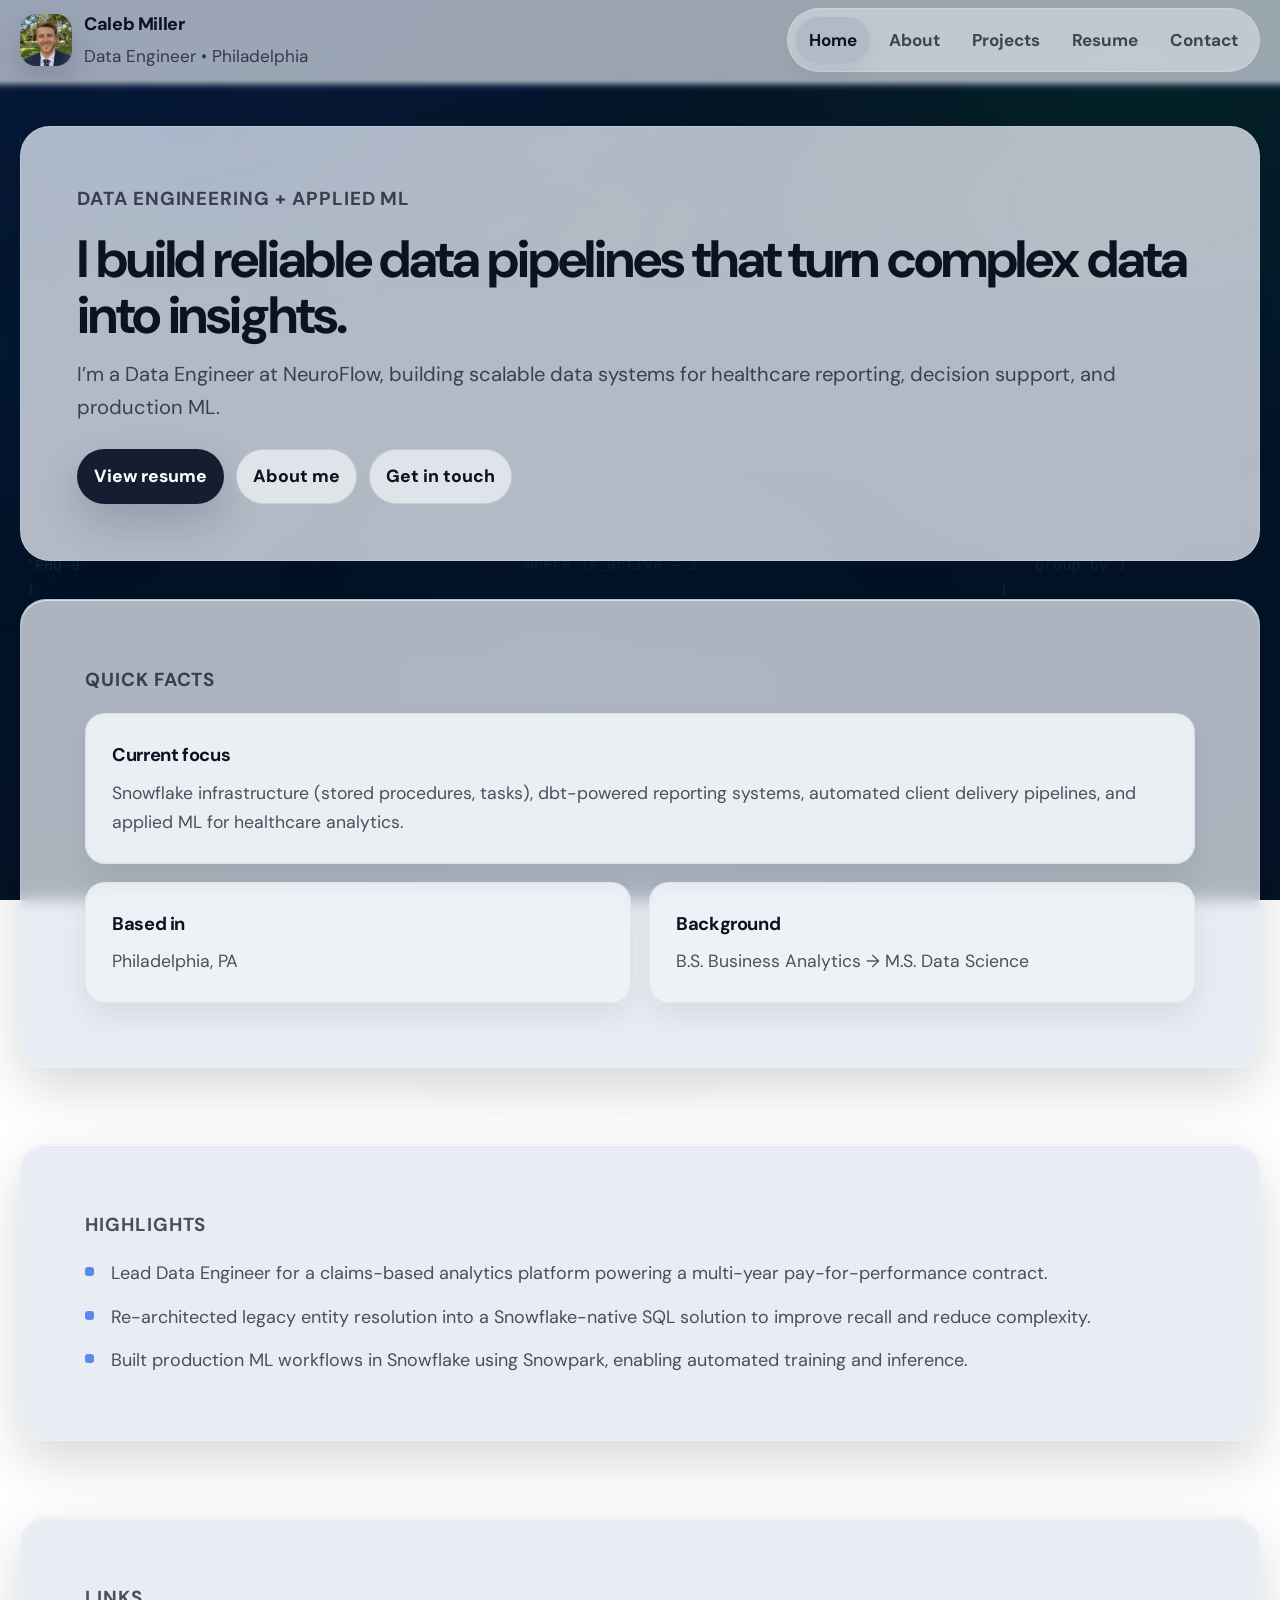
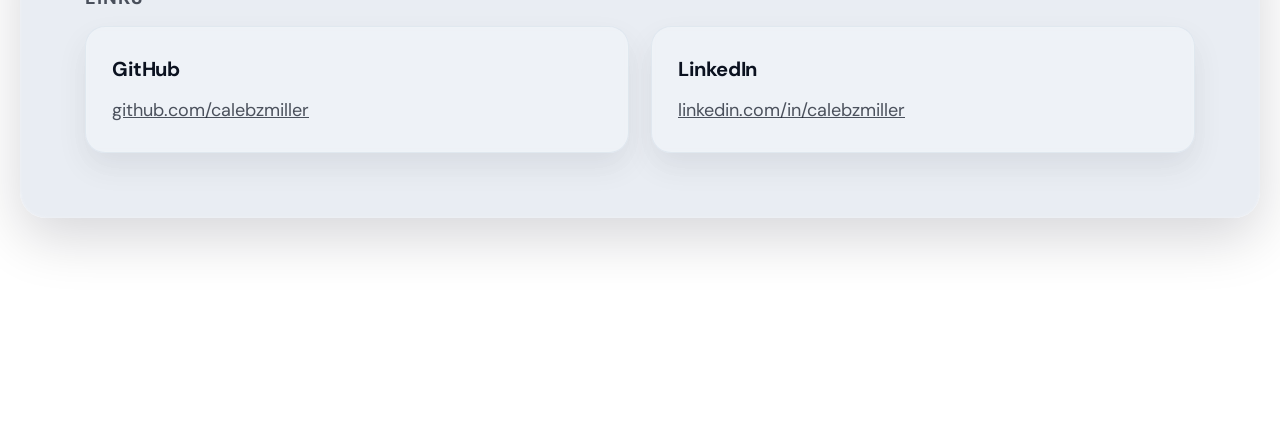
<file: index.html>
<!doctype html>
<html lang="en">
<head>
  <meta charset="UTF-8" />
  <meta name="viewport" content="width=device-width, initial-scale=1" />
  <title>Caleb Miller — Data Engineer</title>
  <meta name="description" content="Caleb Miller — Data Engineer in Philadelphia building Snowflake + dbt data platforms in healthcare." />
  <link rel="stylesheet" href="./styles.css?v=8" />
  <link rel="preconnect" href="https://fonts.googleapis.com" />
  <link rel="preconnect" href="https://fonts.gstatic.com" crossorigin />
  <link href="https://fonts.googleapis.com/css2?family=DM+Sans:ital,opsz,wght@0,9..40,400;0,9..40,600;0,9..40,700;1,9..40,400&display=swap" rel="stylesheet" />
</head>
<body>
  <div class="bg-sql-layer" aria-hidden="true">
    <div class="sql-block sql-a">
<pre>with claims as (
    select
        member_id,
        claim_date,
        dx_code,
        paid_amount
    from fct_claims
    where service_year = 2025
)</pre>
    </div>

    <div class="sql-block sql-b">
<pre>with engagement as (
    select
        patient_id,
        min(event_date) as first_engagement_date
    from int_patient_events
    group by 1
)</pre>
    </div>

    <div class="sql-block sql-c">
<pre>select
    provider_id,
    count(*) as visits,
    avg(paid_amount) as avg_paid
from fct_claims
group by 1</pre>
    </div>

    <div class="sql-block sql-d">
<pre>with assessments as (
    select
        patient_id,
        assessment_date,
        score
    from fct_assessments
    where assessment_type = 'PHQ-9'
)</pre>
    </div>

    <div class="sql-block sql-e">
<pre>select
    member_id,
    referral_date,
    care_program
from int_member_referrals
where is_active = 1</pre>
    </div>

    <div class="sql-block sql-f">
<pre>with outreach as (
    select
        member_id,
        min(sent_at) as first_outreach
    from int_member_outreach
    group by 1
)</pre>
    </div>

    <div class="sql-block sql-g">
<pre>select
    customer_id,
    count(*) as registrations
from fct_registrations
group by 1</pre>
    </div>

    <div class="sql-block sql-h">
<pre>with care_status as (
    select
        patient_id,
        care_manager_id,
        status
    from int_patient_log_details
    where engagement_flag = 1
)</pre>
    </div>

    <div class="sql-block sql-i">
<pre>select
    dx_code,
    count(*) as claims
from fct_claim_diagnosis
group by 1
order by claims desc</pre>
    </div>
  </div>

  <a class="skip-link" href="#main">Skip to content</a>
  <div class="bg-blob blob-1" aria-hidden="true"></div>
  <div class="bg-blob blob-2" aria-hidden="true"></div>
  <div class="bg-blob blob-3" aria-hidden="true"></div>

  <header class="site-header">
    <div class="nav-inner">
      <a class="brand" href="./index.html" aria-label="Home">
        <span class="mark" aria-hidden="true"></span>
        <span>
          <span class="name">Caleb Miller</span>
          <span class="role">Data Engineer • Philadelphia</span>
        </span>
      </a>

      <nav class="nav-links" aria-label="Primary">
        <a class="active" href="./index.html">Home</a>
        <a href="./about.html">About</a>
        <a href="./projects.html">Projects</a>
        <a href="./resume.html">Resume</a>
        <a href="./contact.html">Contact</a>
      </nav>
    </div>
  </header>

  <main id="main">
    <section class="hero">
      <div class="hero-grid hero-grid--single">
        <div>
          <span class="kicker">Data Engineering + Applied ML</span>
          <h1 class="h1 hero-title">I build reliable data pipelines that turn complex data into insights.</h1>
          <p class="lede">I’m a Data Engineer at NeuroFlow, building scalable data systems for healthcare reporting, decision support, and production ML.</p>

          <div class="actions">
            <a class="btn primary" href="./resume.html">View resume</a>
            <a class="btn ghost" href="./about.html">About me</a>
            <a class="btn ghost" href="./contact.html">Get in touch</a>
          </div>
        </div>
      </div>
    </section>

    <section class="section">
      <span class="kicker">Quick facts</span>
      <div class="grid facts">
        <div class="card fact" style="grid-column: span 12;">
          <h3>Current focus</h3>
          <p>Snowflake infrastructure (stored procedures, tasks), dbt-powered reporting systems, automated client delivery pipelines, and applied ML for healthcare analytics.</p>
        </div>
        <div class="card fact" style="grid-column: span 6;">
          <h3>Based in</h3>
          <p>Philadelphia, PA</p>
        </div>
        <div class="card fact" style="grid-column: span 6;">
          <h3>Background</h3>
          <p>B.S. Business Analytics → M.S. Data Science</p>
        </div>
      </div>
    </section>

    <section class="section">
      <span class="kicker">Highlights</span>
      <ul class="list">
        <li><span class="bullet" aria-hidden="true"></span><span>Lead Data Engineer for a claims-based analytics platform powering a multi-year pay-for-performance contract.</span></li>
        <li><span class="bullet" aria-hidden="true"></span><span>Re-architected legacy entity resolution into a Snowflake-native SQL solution to improve recall and reduce complexity.</span></li>
        <li><span class="bullet" aria-hidden="true"></span><span>Built production ML workflows in Snowflake using Snowpark, enabling automated training and inference.</span></li>
      </ul>
    </section>

    <section class="section">
      <span class="kicker">Links</span>
      <div class="grid mt12">
        <div class="card">
          <h3>GitHub</h3>
          <p><a href="https://github.com/caleb10miller" target="_blank" rel="noopener noreferrer">github.com/calebzmiller</a></p>
        </div>
        <div class="card">
          <h3>LinkedIn</h3>
          <p><a href="https://linkedin.com/in/calebzmiller" target="_blank" rel="noopener noreferrer">linkedin.com/in/calebzmiller</a></p>
        </div>
      </div>
    </section>
  </main>

  <footer class="site-footer">
    <div class="footer-inner">
      <div class="small">© <span id="year">2026</span> Caleb Miller</div>
      <nav class="social" aria-label="Social">
        <a href="https://github.com/calebzmiller" target="_blank" rel="noopener noreferrer">GitHub</a>
        <a href="https://linkedin.com/in/calebzmiller" target="_blank" rel="noopener noreferrer">LinkedIn</a>
        <a href="./contact.html">Email</a>
      </nav>
    </div>
  </footer>
</body>
</html>
</file>
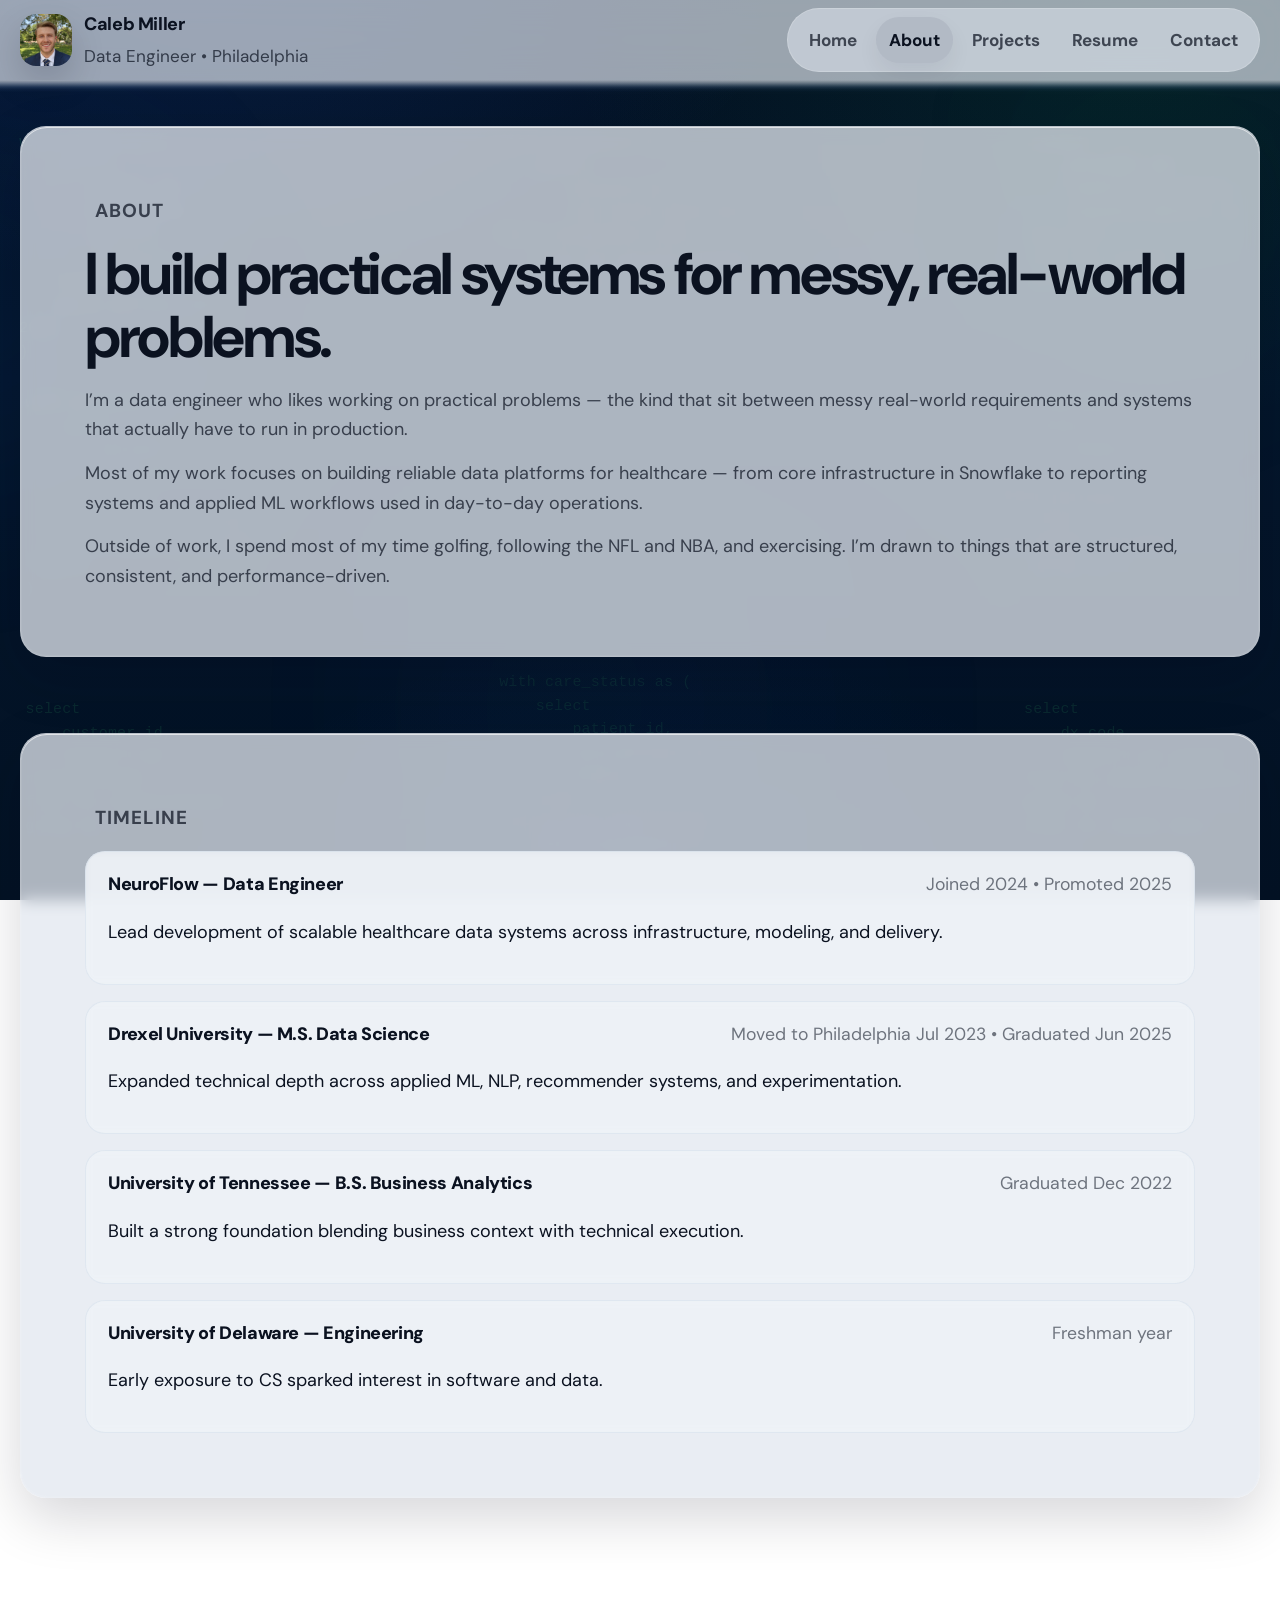
<file: about.html>
<!doctype html>
<html lang="en">
<head>
  <meta charset="UTF-8" />
  <meta name="viewport" content="width=device-width, initial-scale=1" />
  <title>About — Caleb Miller</title>
  <meta name="description" content="About Caleb Miller — Data Engineer focused on Snowflake, dbt, and healthcare analytics." />
  <link rel="stylesheet" href="./styles.css?v=8" />
  <link rel="preconnect" href="https://fonts.googleapis.com" />
  <link rel="preconnect" href="https://fonts.gstatic.com" crossorigin />
  <link href="https://fonts.googleapis.com/css2?family=DM+Sans:ital,opsz,wght@0,9..40,400;0,9..40,600;0,9..40,700;1,9..40,400&display=swap" rel="stylesheet" />
</head>
<body>
  <div class="bg-sql-layer" aria-hidden="true">
    <div class="sql-block sql-a">
<pre>with claims as (
    select
        member_id,
        claim_date,
        dx_code,
        paid_amount
    from fct_claims
    where service_year = 2025
)</pre>
    </div>

    <div class="sql-block sql-b">
<pre>with engagement as (
    select
        patient_id,
        min(event_date) as first_engagement_date
    from int_patient_events
    group by 1
)</pre>
    </div>

    <div class="sql-block sql-c">
<pre>select
    provider_id,
    count(*) as visits,
    avg(paid_amount) as avg_paid
from fct_claims
group by 1</pre>
    </div>

    <div class="sql-block sql-d">
<pre>with assessments as (
    select
        patient_id,
        assessment_date,
        score
    from fct_assessments
    where assessment_type = 'PHQ-9'
)</pre>
    </div>

    <div class="sql-block sql-e">
<pre>select
    member_id,
    referral_date,
    care_program
from int_member_referrals
where is_active = 1</pre>
    </div>

    <div class="sql-block sql-f">
<pre>with outreach as (
    select
        member_id,
        min(sent_at) as first_outreach
    from int_member_outreach
    group by 1
)</pre>
    </div>

    <div class="sql-block sql-g">
<pre>select
    customer_id,
    count(*) as registrations
from fct_registrations
group by 1</pre>
    </div>

    <div class="sql-block sql-h">
<pre>with care_status as (
    select
        patient_id,
        care_manager_id,
        status
    from int_patient_log_details
    where engagement_flag = 1
)</pre>
    </div>

    <div class="sql-block sql-i">
<pre>select
    dx_code,
    count(*) as claims
from fct_claim_diagnosis
group by 1
order by claims desc</pre>
    </div>
  </div>

  <a class="skip-link" href="#main">Skip to content</a>
  <div class="bg-blob blob-1" aria-hidden="true"></div>
  <div class="bg-blob blob-2" aria-hidden="true"></div>
  <div class="bg-blob blob-3" aria-hidden="true"></div>

  <header class="site-header">
    <div class="nav-inner">
      <a class="brand" href="./index.html" aria-label="Home">
        <span class="mark" aria-hidden="true"></span>
        <span>
          <span class="name">Caleb Miller</span>
          <span class="role">Data Engineer • Philadelphia</span>
        </span>
      </a>

      <nav class="nav-links" aria-label="Primary">
        <a href="./index.html">Home</a>
        <a class="active" href="./about.html">About</a>
        <a href="./projects.html">Projects</a>
        <a href="./resume.html">Resume</a>
        <a href="./contact.html">Contact</a>
      </nav>
    </div>
  </header>

  <main id="main">
    <section class="section">
      <span class="kicker"><span aria-hidden="true"></span>About</span>
      <h1 class="h1">I build practical systems for messy, real-world problems.</h1>
      <div class="prose mt16">
        <p>I’m a data engineer who likes working on practical problems — the kind that sit between messy real-world requirements and systems that actually have to run in production.</p>

        <p>Most of my work focuses on building reliable data platforms for healthcare — from core infrastructure in Snowflake to reporting systems and applied ML workflows used in day-to-day operations.</p>

        <p>Outside of work, I spend most of my time golfing, following the NFL and NBA, and exercising. I’m drawn to things that are structured, consistent, and performance-driven.</p>
      </div>
    </section>

    <section class="section">
      <span class="kicker"><span aria-hidden="true"></span>Timeline</span>
      <ul class="timeline">

        <li>
          <div class="top">
            <span class="title">NeuroFlow — Data Engineer</span>
            <span class="meta">Joined 2024 • Promoted 2025</span>
          </div>
          <p>
            Lead development of scalable healthcare data systems across infrastructure, modeling, and delivery.
          </p>
        </li>

        <li>
          <div class="top">
            <span class="title">Drexel University — M.S. Data Science</span>
            <span class="meta">Moved to Philadelphia Jul 2023 • Graduated Jun 2025</span>
          </div>
          <p>
            Expanded technical depth across applied ML, NLP, recommender systems, and experimentation.
          </p>
        </li>

        <li>
          <div class="top">
            <span class="title">University of Tennessee — B.S. Business Analytics</span>
            <span class="meta">Graduated Dec 2022</span>
          </div>
          <p>
            Built a strong foundation blending business context with technical execution.
          </p>
        </li>

        <li>
          <div class="top">
            <span class="title">University of Delaware — Engineering</span>
            <span class="meta">Freshman year</span>
          </div>
          <p>
            Early exposure to CS sparked interest in software and data.
          </p>
        </li>

      </ul>
    </section>
  </main>

  <footer class="site-footer">
    <div class="footer-inner">
      <div class="small">© 2026 Caleb Miller</div>
      <nav class="social" aria-label="Social">
        <a href="https://github.com/caleb10miller" target="_blank" rel="noopener noreferrer">GitHub</a>
        <a href="https://linkedin.com/in/calebzmiller" target="_blank" rel="noopener noreferrer">LinkedIn</a>
        <a href="./contact.html">Email</a>
      </nav>
    </div>
  </footer>
</body>
</html>
</file>
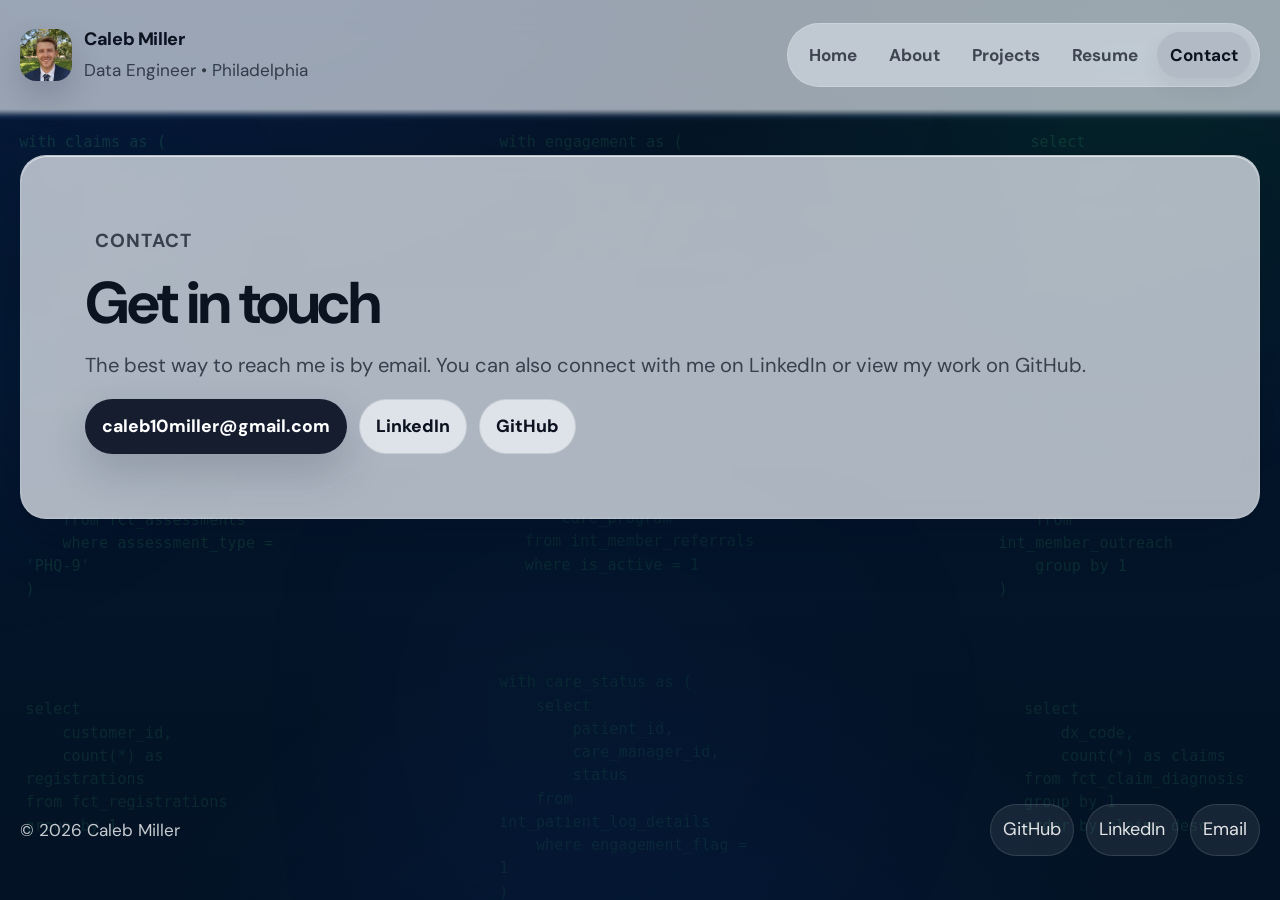
<file: contact.html>
<!doctype html>
<html lang="en">
<head>
  <meta charset="UTF-8" />
  <meta name="viewport" content="width=device-width, initial-scale=1" />
  <title>Contact — Caleb Miller</title>
  <meta name="description" content="Contact Caleb Miller — Data Engineer based in Philadelphia." />
  <link rel="stylesheet" href="./styles.css?v=8" />
  <link rel="preconnect" href="https://fonts.googleapis.com" />
  <link rel="preconnect" href="https://fonts.gstatic.com" crossorigin />
  <link href="https://fonts.googleapis.com/css2?family=DM+Sans:ital,opsz,wght@0,9..40,400;0,9..40,600;0,9..40,700;1,9..40,400&display=swap" rel="stylesheet" />
</head>
<body>
  <div class="bg-sql-layer" aria-hidden="true">
    <div class="sql-block sql-a">
<pre>with claims as (
    select
        member_id,
        claim_date,
        dx_code,
        paid_amount
    from fct_claims
    where service_year = 2025
)</pre>
    </div>

    <div class="sql-block sql-b">
<pre>with engagement as (
    select
        patient_id,
        min(event_date) as first_engagement_date
    from int_patient_events
    group by 1
)</pre>
    </div>

    <div class="sql-block sql-c">
<pre>select
    provider_id,
    count(*) as visits,
    avg(paid_amount) as avg_paid
from fct_claims
group by 1</pre>
    </div>

    <div class="sql-block sql-d">
<pre>with assessments as (
    select
        patient_id,
        assessment_date,
        score
    from fct_assessments
    where assessment_type = 'PHQ-9'
)</pre>
    </div>

    <div class="sql-block sql-e">
<pre>select
    member_id,
    referral_date,
    care_program
from int_member_referrals
where is_active = 1</pre>
    </div>

    <div class="sql-block sql-f">
<pre>with outreach as (
    select
        member_id,
        min(sent_at) as first_outreach
    from int_member_outreach
    group by 1
)</pre>
    </div>

    <div class="sql-block sql-g">
<pre>select
    customer_id,
    count(*) as registrations
from fct_registrations
group by 1</pre>
    </div>

    <div class="sql-block sql-h">
<pre>with care_status as (
    select
        patient_id,
        care_manager_id,
        status
    from int_patient_log_details
    where engagement_flag = 1
)</pre>
    </div>

    <div class="sql-block sql-i">
<pre>select
    dx_code,
    count(*) as claims
from fct_claim_diagnosis
group by 1
order by claims desc</pre>
    </div>
  </div>

  <a class="skip-link" href="#main">Skip to content</a>
  <div class="bg-blob blob-1" aria-hidden="true"></div>
  <div class="bg-blob blob-2" aria-hidden="true"></div>
  <div class="bg-blob blob-3" aria-hidden="true"></div>

  <header class="site-header">
    <div class="nav-inner">
      <a class="brand" href="./index.html" aria-label="Home">
        <span class="mark" aria-hidden="true"></span>
        <span>
          <span class="name">Caleb Miller</span>
          <span class="role">Data Engineer • Philadelphia</span>
        </span>
      </a>

      <nav class="nav-links" aria-label="Primary">
        <a href="./index.html">Home</a>
        <a href="./about.html">About</a>
        <a href="./projects.html">Projects</a>
        <a href="./resume.html">Resume</a>
        <a class="active" href="./contact.html">Contact</a>
      </nav>
    </div>
  </header>

  <main id="main">
    <section class="section">
      <span class="kicker"><span aria-hidden="true"></span>Contact</span>
      <h1 class="h1">Get in touch</h1>
      <p class="lede">The best way to reach me is by email. You can also connect with me on LinkedIn or view my work on GitHub.</p>

      <div class="actions mt16">
        <a class="btn primary" href="mailto:caleb10miller@gmail.com?subject=Website%20Inquiry">
          caleb10miller@gmail.com
        </a>
        <a class="btn ghost" href="https://linkedin.com/in/calebzmiller" target="_blank" rel="noopener noreferrer">LinkedIn</a>
        <a class="btn ghost" href="https://github.com/caleb10miller" target="_blank" rel="noopener noreferrer">GitHub</a>
      </div>
    </section>
  </main>

  <footer class="site-footer">
    <div class="footer-inner">
      <div class="small">© 2026 Caleb Miller</div>
      <nav class="social" aria-label="Social">
        <a href="https://github.com/caleb10miller" target="_blank" rel="noopener noreferrer">GitHub</a>
        <a href="https://linkedin.com/in/calebzmiller" target="_blank" rel="noopener noreferrer">LinkedIn</a>
        <a href="mailto:caleb10miller@gmail.com">Email</a>
      </nav>
    </div>
  </footer>
</body>
</html>
</file>
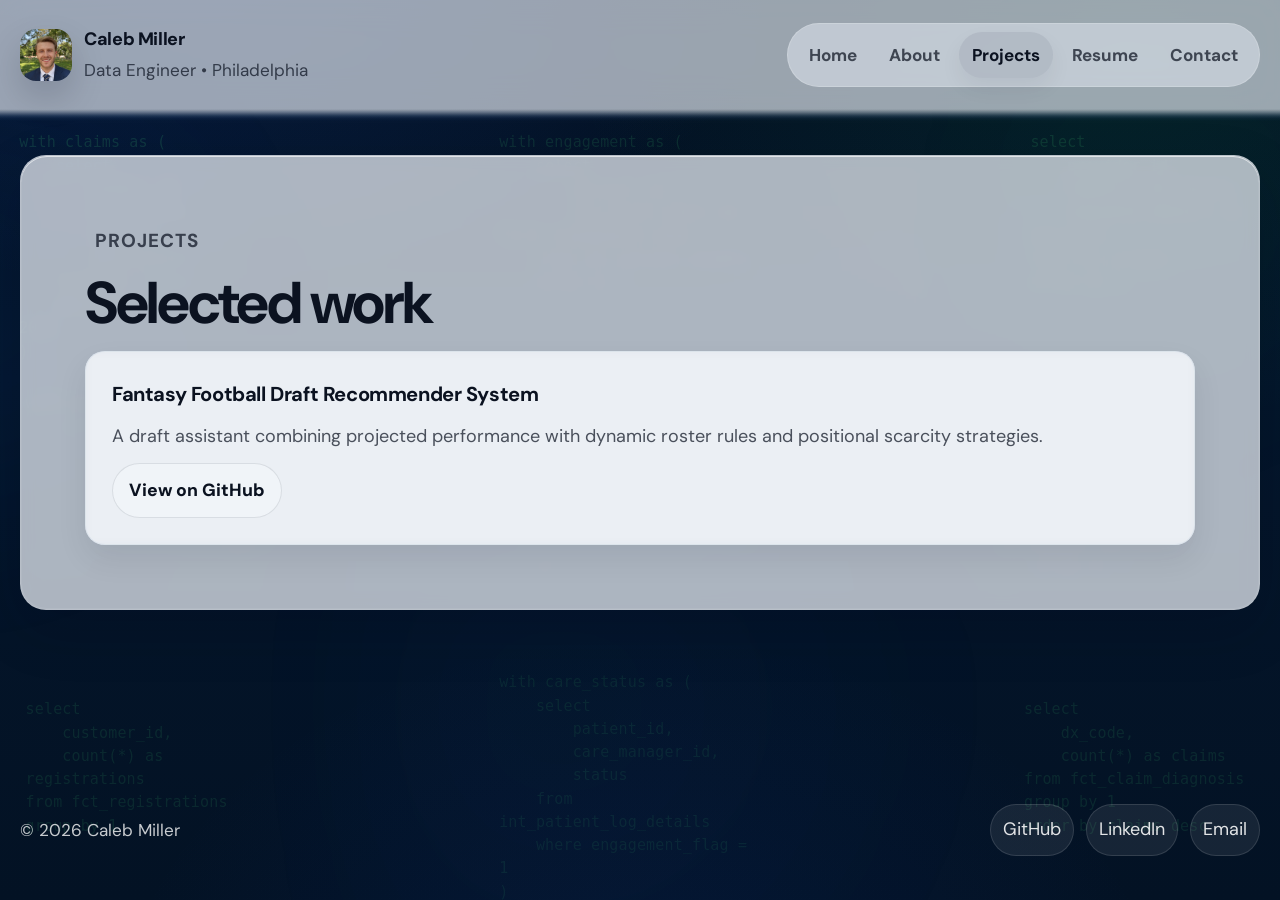
<file: projects.html>
<!doctype html>
<html lang="en">
<head>
  <meta charset="UTF-8" />
  <meta name="viewport" content="width=device-width, initial-scale=1" />
  <title>Projects — Caleb Miller</title>
  <meta name="description" content="Projects by Caleb Miller — data engineering, analytics, and applied ML work." />
  <link rel="stylesheet" href="./styles.css?v=8" />
  <link rel="preconnect" href="https://fonts.googleapis.com" />
  <link rel="preconnect" href="https://fonts.gstatic.com" crossorigin />
  <link href="https://fonts.googleapis.com/css2?family=DM+Sans:ital,opsz,wght@0,9..40,400;0,9..40,600;0,9..40,700;1,9..40,400&display=swap" rel="stylesheet" />
</head>
<body>
  <div class="bg-sql-layer" aria-hidden="true">
    <div class="sql-block sql-a">
<pre>with claims as (
    select
        member_id,
        claim_date,
        dx_code,
        paid_amount
    from fct_claims
    where service_year = 2025
)</pre>
    </div>

    <div class="sql-block sql-b">
<pre>with engagement as (
    select
        patient_id,
        min(event_date) as first_engagement_date
    from int_patient_events
    group by 1
)</pre>
    </div>

    <div class="sql-block sql-c">
<pre>select
    provider_id,
    count(*) as visits,
    avg(paid_amount) as avg_paid
from fct_claims
group by 1</pre>
    </div>

    <div class="sql-block sql-d">
<pre>with assessments as (
    select
        patient_id,
        assessment_date,
        score
    from fct_assessments
    where assessment_type = 'PHQ-9'
)</pre>
    </div>

    <div class="sql-block sql-e">
<pre>select
    member_id,
    referral_date,
    care_program
from int_member_referrals
where is_active = 1</pre>
    </div>

    <div class="sql-block sql-f">
<pre>with outreach as (
    select
        member_id,
        min(sent_at) as first_outreach
    from int_member_outreach
    group by 1
)</pre>
    </div>

    <div class="sql-block sql-g">
<pre>select
    customer_id,
    count(*) as registrations
from fct_registrations
group by 1</pre>
    </div>

    <div class="sql-block sql-h">
<pre>with care_status as (
    select
        patient_id,
        care_manager_id,
        status
    from int_patient_log_details
    where engagement_flag = 1
)</pre>
    </div>

    <div class="sql-block sql-i">
<pre>select
    dx_code,
    count(*) as claims
from fct_claim_diagnosis
group by 1
order by claims desc</pre>
    </div>
  </div>

  <a class="skip-link" href="#main">Skip to content</a>
  <div class="bg-blob blob-1" aria-hidden="true"></div>
  <div class="bg-blob blob-2" aria-hidden="true"></div>
  <div class="bg-blob blob-3" aria-hidden="true"></div>

  <header class="site-header">
    <div class="nav-inner">
      <a class="brand" href="./index.html" aria-label="Home">
        <span class="mark" aria-hidden="true"></span>
        <span>
          <span class="name">Caleb Miller</span>
          <span class="role">Data Engineer • Philadelphia</span>
        </span>
      </a>

      <nav class="nav-links" aria-label="Primary">
        <a href="./index.html">Home</a>
        <a href="./about.html">About</a>
        <a class="active" href="./projects.html">Projects</a>
        <a href="./resume.html">Resume</a>
        <a href="./contact.html">Contact</a>
      </nav>
    </div>
  </header>

  <main id="main">
    <section class="section">
      <span class="kicker"><span aria-hidden="true"></span>Projects</span>
      <h1 class="h1">Selected work</h1>

      <div class="grid mt16">
        <article class="card" style="grid-column: span 12;">
          <h3>Fantasy Football Draft Recommender System</h3>
          <p class="m0">A draft assistant combining projected performance with dynamic roster rules and positional scarcity strategies.</p>
          <p class="mt12">
            <a class="btn ghost" href="https://github.com/caleb10miller/FantasyFootballHelper" target="_blank" rel="noopener noreferrer">
              View on GitHub
            </a>
          </p>
        </article>
      </div>
    </section>
  </main>

  <footer class="site-footer">
    <div class="footer-inner">
      <div class="small">© 2026 Caleb Miller</div>
      <nav class="social" aria-label="Social">
        <a href="https://github.com/caleb10miller" target="_blank" rel="noopener noreferrer">GitHub</a>
        <a href="https://linkedin.com/in/calebzmiller" target="_blank" rel="noopener noreferrer">LinkedIn</a>
        <a href="./contact.html">Email</a>
      </nav>
    </div>
  </footer>
</body>
</html>
</file>
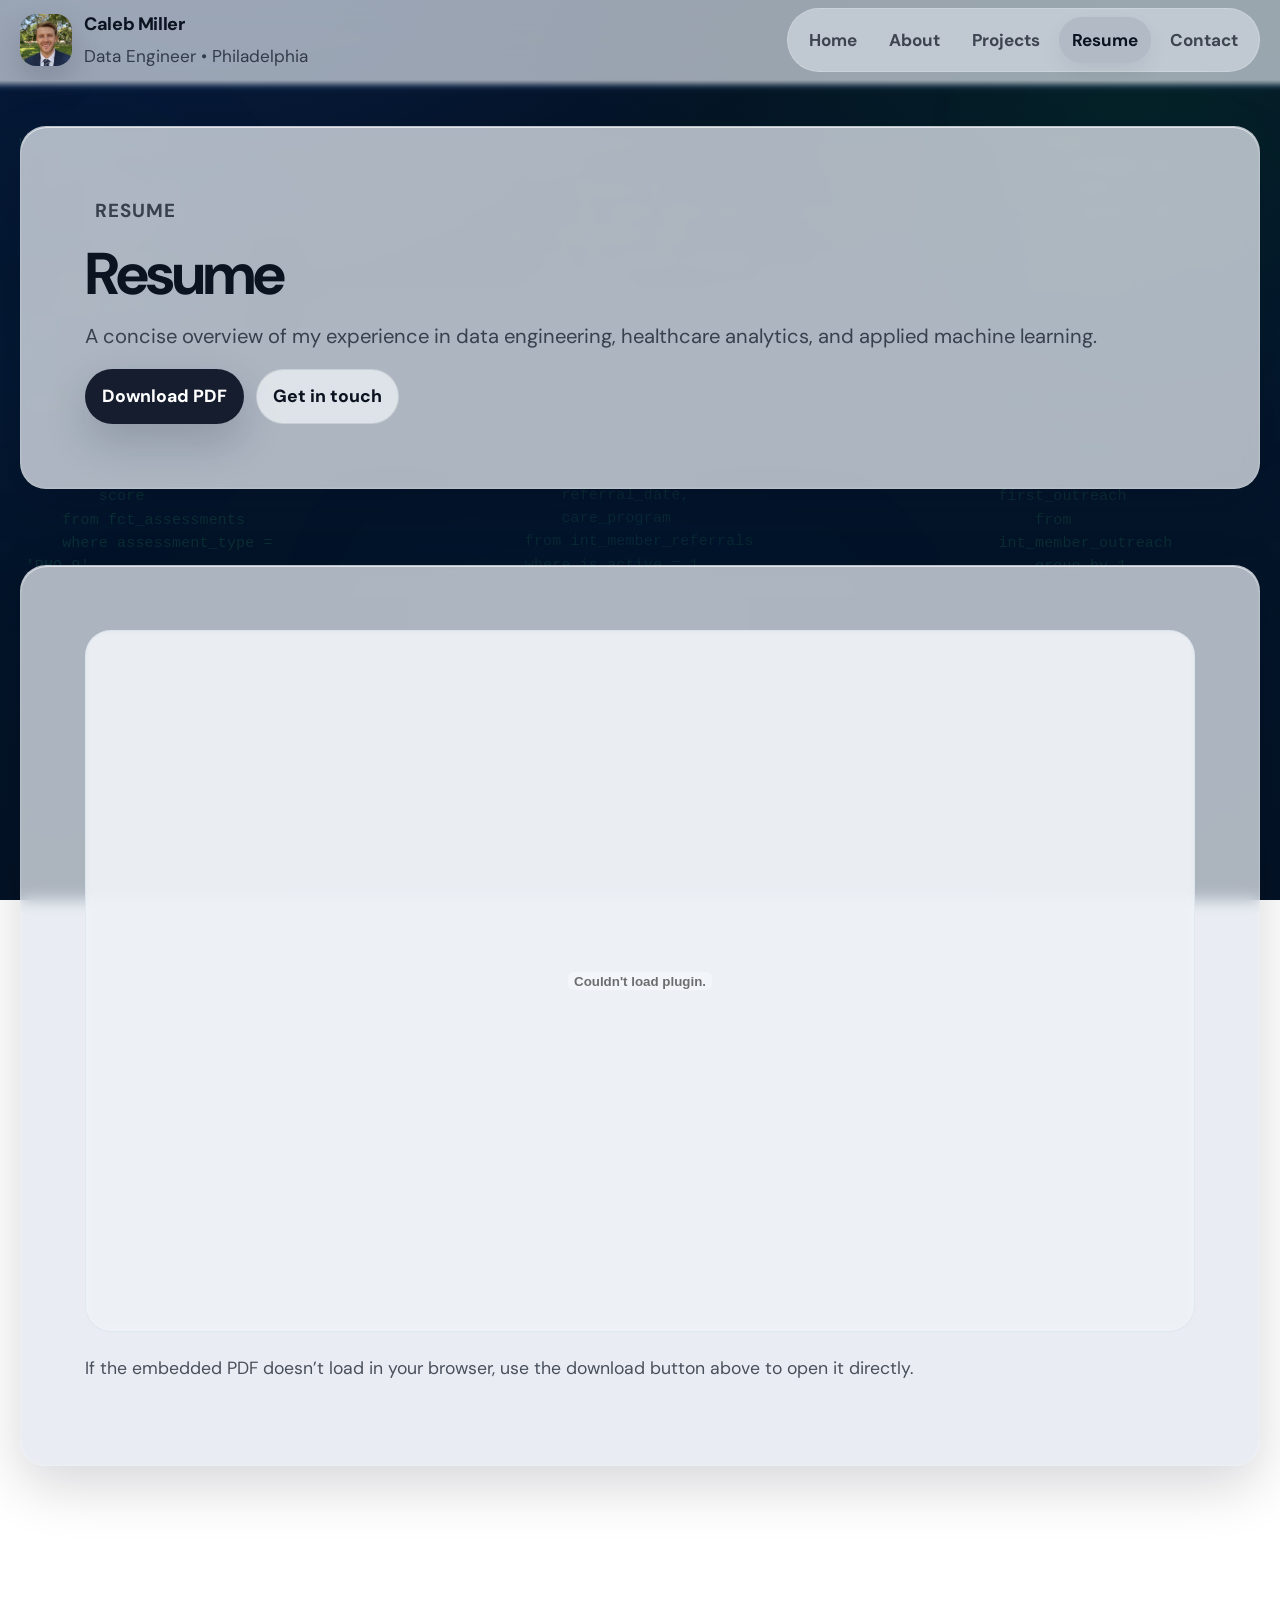
<file: resume.html>
<!doctype html>
<html lang="en">
<head>
  <meta charset="UTF-8" />
  <meta name="viewport" content="width=device-width, initial-scale=1" />
  <title>Resume — Caleb Miller</title>
  <meta name="description" content="Caleb Miller resume — Data Engineer focused on Snowflake, dbt, and healthcare data systems." />
  <link rel="stylesheet" href="./styles.css?v=8" />
  <link rel="preconnect" href="https://fonts.googleapis.com" />
  <link rel="preconnect" href="https://fonts.gstatic.com" crossorigin />
  <link href="https://fonts.googleapis.com/css2?family=DM+Sans:ital,opsz,wght@0,9..40,400;0,9..40,600;0,9..40,700;1,9..40,400&display=swap" rel="stylesheet" />
</head>
<body>
  <div class="bg-sql-layer" aria-hidden="true">
    <div class="sql-block sql-a">
<pre>with claims as (
    select
        member_id,
        claim_date,
        dx_code,
        paid_amount
    from fct_claims
    where service_year = 2025
)</pre>
    </div>

    <div class="sql-block sql-b">
<pre>with engagement as (
    select
        patient_id,
        min(event_date) as first_engagement_date
    from int_patient_events
    group by 1
)</pre>
    </div>

    <div class="sql-block sql-c">
<pre>select
    provider_id,
    count(*) as visits,
    avg(paid_amount) as avg_paid
from fct_claims
group by 1</pre>
    </div>

    <div class="sql-block sql-d">
<pre>with assessments as (
    select
        patient_id,
        assessment_date,
        score
    from fct_assessments
    where assessment_type = 'PHQ-9'
)</pre>
    </div>

    <div class="sql-block sql-e">
<pre>select
    member_id,
    referral_date,
    care_program
from int_member_referrals
where is_active = 1</pre>
    </div>

    <div class="sql-block sql-f">
<pre>with outreach as (
    select
        member_id,
        min(sent_at) as first_outreach
    from int_member_outreach
    group by 1
)</pre>
    </div>

    <div class="sql-block sql-g">
<pre>select
    customer_id,
    count(*) as registrations
from fct_registrations
group by 1</pre>
    </div>

    <div class="sql-block sql-h">
<pre>with care_status as (
    select
        patient_id,
        care_manager_id,
        status
    from int_patient_log_details
    where engagement_flag = 1
)</pre>
    </div>

    <div class="sql-block sql-i">
<pre>select
    dx_code,
    count(*) as claims
from fct_claim_diagnosis
group by 1
order by claims desc</pre>
    </div>
  </div>

  <a class="skip-link" href="#main">Skip to content</a>
  <div class="bg-blob blob-1" aria-hidden="true"></div>
  <div class="bg-blob blob-2" aria-hidden="true"></div>
  <div class="bg-blob blob-3" aria-hidden="true"></div>

  <header class="site-header">
    <div class="nav-inner">
      <a class="brand" href="./index.html" aria-label="Home">
        <span class="mark" aria-hidden="true"></span>
        <span>
          <span class="name">Caleb Miller</span>
          <span class="role">Data Engineer • Philadelphia</span>
        </span>
      </a>

      <nav class="nav-links" aria-label="Primary">
        <a href="./index.html">Home</a>
        <a href="./about.html">About</a>
        <a href="./projects.html">Projects</a>
        <a class="active" href="./resume.html">Resume</a>
        <a href="./contact.html">Contact</a>
      </nav>
    </div>
  </header>

  <main id="main">
    <section class="section">
      <span class="kicker"><span aria-hidden="true"></span>Resume</span>
      <h1 class="h1">Resume</h1>
      <p class="lede">A concise overview of my experience in data engineering, healthcare analytics, and applied machine learning.</p>
      <div class="actions mt16">
        <a class="btn primary" href="./resources/resume.pdf" target="_blank" rel="noopener">Download PDF</a>
        <a class="btn ghost" href="./contact.html">Get in touch</a>
      </div>
    </section>

    <section class="section">
      <embed class="pdf" src="./resources/resume.pdf" type="application/pdf" />
      <p class="helper mt12">If the embedded PDF doesn’t load in your browser, use the download button above to open it directly.</p>
    </section>
  </main>

  <footer class="site-footer">
    <div class="footer-inner">
      <div class="small">© 2026 Caleb Miller</div>
      <nav class="social" aria-label="Social">
        <a href="https://github.com/caleb10miller" target="_blank" rel="noopener noreferrer">GitHub</a>
        <a href="https://linkedin.com/in/calebzmiller" target="_blank" rel="noopener noreferrer">LinkedIn</a>
        <a href="./contact.html">Email</a>
      </nav>
    </div>
  </footer>
</body>
</html>
</file>
<file: styles.css>
/* =========================================================
   Caleb Miller — Dark background + light cards + distributed SQL
   ========================================================= */

/* Reset */
*, *::before, *::after { box-sizing: border-box; }
html, body { height: 100%; }
body { margin: 0; }
img { max-width: 100%; display: block; }
a { color: inherit; }

:root {
  --font: "DM Sans", system-ui, -apple-system, Segoe UI, Roboto, Helvetica, Arial, sans-serif;

  --container: 1320px;
  --nav-height: 80px;

  --radius-xl: 26px;
  --radius-lg: 20px;
  --radius-md: 16px;
  --radius-sm: 12px;

  --shadow-soft: 0 24px 70px rgba(2, 6, 23, .26);
  --shadow-card: 0 18px 42px rgba(2, 6, 23, .12);

  --glass-bg: rgba(226, 232, 240, 0.76);
  --glass-stroke: rgba(255, 255, 255, 0.16);
  --glass-shadow: var(--shadow-soft);

  --surface-bg: rgba(226, 232, 240, 0.76);
  --surface-stroke: rgba(255, 255, 255, 0.14);

  --card-bg: rgba(241, 245, 249, 0.78);
  --card-stroke: rgba(208, 218, 231, 0.46);

  --text: #0b1220;
  --muted: rgba(11, 18, 32, 0.72);
  --muted-2: rgba(11, 18, 32, 0.56);

  --accent: #0f172a;
  --accent-2: #1d4ed8;

  --focus: rgba(37, 99, 235, .18);
}

html {
  font-family: var(--font);
  font-size: 18px;
  line-height: 1.65;
  color: var(--text);
  background:
    radial-gradient(1200px 700px at 14% -10%, rgba(37,99,235,.18), transparent 54%),
    radial-gradient(1000px 700px at 88% 4%, rgba(34,197,94,.09), transparent 56%),
    radial-gradient(900px 720px at 50% 118%, rgba(29,78,216,.10), transparent 60%),
    linear-gradient(180deg, #031021 0%, #04162c 42%, #031224 100%);
  background-attachment: fixed;
}

body {
  min-height: 100%;
  display: flex;
  flex-direction: column;
}

/* Accessibility */
.skip-link {
  position: absolute;
  left: -999px;
  top: 12px;
  z-index: 999;
  padding: 10px 12px;
  border-radius: 12px;
  background: rgba(255,255,255,.9);
  border: 1px solid rgba(255,255,255,.2);
}

.skip-link:focus {
  left: 12px;
}

/* SQL background */
.bg-sql-layer {
  position: fixed;
  inset: 0;
  pointer-events: none;
  z-index: -3;
  overflow: hidden;
}

.sql-block {
  position: absolute;
  font-family: ui-monospace, SFMono-Regular, Menlo, Monaco, Consolas, monospace;
  color: rgba(74, 222, 128, 0.36);
  text-shadow: 0 0 8px rgba(34,197,94,.05);
  filter: blur(0.1px);
  line-height: 1.55;
  letter-spacing: 0.01em;
  white-space: pre-wrap;
  user-select: none;
  animation: sqlFloat 24s ease-in-out infinite;
}

.sql-block pre {
  margin: 0;
  white-space: pre-wrap;
}

/* Top row */
.sql-a { top: 12%; left: 1.5%; width: 18vw; font-size: 15px; opacity: .42; }
.sql-b { top: 12%; left: 39%; width: 20vw; font-size: 15px; opacity: .34; }
.sql-c { top: 12%; right: 1.5%; width: 18vw; font-size: 15px; opacity: .38; }

/* Middle row */
.sql-d { top: 41%; left: 2%; width: 20vw; font-size: 15px; opacity: .36; }
.sql-e { top: 46%; left: 41%; width: 18vw; font-size: 15px; opacity: .28; }
.sql-f { top: 41%; right: 2%; width: 20vw; font-size: 15px; opacity: .34; }

/* Bottom row */
.sql-g { top: 75%; left: 2%; width: 18vw; font-size: 15px; opacity: .30; }
.sql-h { top: 72%; left: 39%; width: 20vw; font-size: 15px; opacity: .24; }
.sql-i { top: 75%; right: 2%; width: 18vw; font-size: 15px; opacity: .30; }

@keyframes sqlFloat {
  0%, 100% { transform: translateX(0); }
  50% { transform: translateX(6px); }
}

/* ambient glow blobs */
.bg-blob {
  position: fixed;
  width: 560px;
  height: 560px;
  filter: blur(80px);
  opacity: .28;
  pointer-events: none;
  z-index: -2;
  transform: translate3d(0,0,0);
  animation: floaty 18s ease-in-out infinite;
}

.bg-blob.blob-1 {
  left: -220px;
  top: 110px;
  background: radial-gradient(circle at 30% 30%, rgba(37,99,235,.24), transparent 62%);
}

.bg-blob.blob-2 {
  right: -260px;
  top: 20px;
  width: 560px;
  height: 560px;
  background: radial-gradient(circle at 30% 30%, rgba(34,197,94,.10), transparent 62%);
  animation-duration: 21s;
}

.bg-blob.blob-3 {
  left: 26%;
  bottom: -340px;
  width: 760px;
  height: 760px;
  background: radial-gradient(circle at 30% 30%, rgba(59,130,246,.11), transparent 62%);
  animation-duration: 23s;
}

@keyframes floaty {
  0%, 100% { transform: translateY(0) translateX(0) scale(1); }
  50% { transform: translateY(-22px) translateX(12px) scale(1.03); }
}

/* Header / Nav */
.site-header {
  position: sticky;
  top: 0;
  z-index: 50;
  min-height: var(--nav-height);
  display: flex;
  align-items: center;
  backdrop-filter: blur(18px);
  -webkit-backdrop-filter: blur(18px);
  background: rgba(226, 232, 240, 0.68);
  border-bottom: none;
  box-shadow: none;
  padding: 1.25rem 0;
}

.site-header::after {
  content: "";
  position: absolute;
  left: 0;
  right: 0;
  bottom: -12px;
  height: 12px;
  pointer-events: none;
  background: linear-gradient(
    to bottom,
    rgba(226, 232, 240, 0.68) 0%,
    rgba(226, 232, 240, 0.58) 12%,
    rgba(210, 220, 235, 0.48) 26%,
    rgba(180, 198, 220, 0.34) 42%,
    rgba(120, 150, 190, 0.22) 58%,
    rgba(60, 95, 140, 0.12) 76%,
    rgba(4, 22, 44, 0.00) 100%
  );
}

.nav-inner {
  width: min(var(--container), calc(100% - 40px));
  margin: 0 auto;
  display: flex;
  align-items: center;
  justify-content: space-between;
  gap: 18px;
}

.brand {
  display: flex;
  align-items: center;
  gap: 12px;
  text-decoration: none;
}

.mark {
  width: 52px;
  height: 52px;
  border-radius: 16px;
  overflow: hidden;
  background: url("./photos/headshot_for_header.jpg") center/cover no-repeat;
  box-shadow: 0 16px 34px rgba(2,6,23,.16);
}

.brand .name {
  font-weight: 750;
  letter-spacing: -0.02em;
}

.brand .role {
  display: block;
  font-size: .95rem;
  color: var(--muted);
  margin-top: 2px;
}

.nav-links {
  display: flex;
  align-items: center;
  gap: 6px;
  padding: 8px;
  border-radius: 999px;
  background: rgba(226, 232, 240, 0.54);
  border: 1px solid rgba(255,255,255,.18);
}

.nav-links a {
  text-decoration: none;
  color: var(--muted);
  font-weight: 700;
  font-size: .95rem;
  padding: 9px 13px;
  border-radius: 999px;
  transition: background .2s ease, color .2s ease, transform .2s ease;
}

.nav-links a:hover {
  color: var(--text);
  background: rgba(37,99,235,.08);
}

.nav-links a.active {
  color: #0b1220;
  background: rgba(15,23,42,.08);
  box-shadow: 0 10px 22px rgba(15,23,42,.06);
}

/* Main layout */
main {
  width: min(var(--container), calc(100% - 40px));
  margin: 46px auto 86px;
  flex: 1;
}

.section {
  padding: clamp(44px, 5vw, 64px);
  border-radius: var(--radius-xl);
  background: var(--surface-bg);
  backdrop-filter: blur(8px);
  -webkit-backdrop-filter: blur(8px);
  border: 1px solid rgba(255,255,255,.14);
  box-shadow: 0 20px 55px rgba(2, 6, 23, .16);
}

.section + .section {
  margin-top: 76px;
}

.section {
  position: relative;
  overflow: hidden;
}

.section::before {
  content: "";
  position: absolute;
  inset: 0;
  border-radius: inherit;
  pointer-events: none;
  box-shadow:
    inset 0 1px 0 rgba(255,255,255,.62),
    inset 0 0 0 1px rgba(255,255,255,.06);
}

.section > * {
  position: relative;
}

.kicker {
  display: inline-flex;
  align-items: center;
  gap: 10px;
  font-size: clamp(0.98rem, 0.7vw + 0.55rem, 1.08rem);
  font-weight: 700;
  letter-spacing: 0.05em;
  color: var(--muted);
  text-transform: uppercase;
}

.h1 {
  font-size: clamp(2.1rem, 4.6vw, 3.6rem);
  line-height: 1.08;
  margin: 16px 0 14px;
  letter-spacing: -0.04em;
}

.lede {
  font-size: 1.12rem;
  color: var(--muted);
  max-width: none;
  margin: 0;
}

/* Hero */
.hero {
  margin-bottom: 6px;
  padding: 56px;
  border-radius: calc(var(--radius-xl) + 4px);
  background:
    radial-gradient(820px 340px at 12% 0%, rgba(59,130,246,.06), transparent 58%),
    radial-gradient(760px 340px at 92% 18%, rgba(255,255,255,.04), transparent 58%),
    rgba(233, 238, 246, 0.76);
  backdrop-filter: blur(9px);
  -webkit-backdrop-filter: blur(9px);
  border: 1px solid rgba(255,255,255,.17);
  box-shadow: 0 26px 70px rgba(2, 6, 23, .20);
  overflow: hidden;
  position: relative;
}

.hero-grid {
  display: grid;
  grid-template-columns: 1.2fr .8fr;
  gap: 34px;
  align-items: center;
}

.hero-grid--single {
  grid-template-columns: 1fr;
  max-width: none;
}

.hero-title {
  font-size: clamp(1.9rem, 4.1vw, 3.1rem);
}

.hero .actions {
  display: flex;
  gap: 12px;
  flex-wrap: wrap;
  margin-top: 24px;
}

.actions {
  display: flex;
  gap: 12px;
  flex-wrap: wrap;
  margin-top: 16px;
}

/* Buttons */
.btn {
  display: inline-flex;
  align-items: center;
  justify-content: center;
  gap: 10px;
  padding: 12px 16px;
  border-radius: 999px;
  border: 1px solid rgba(15,23,42,.14);
  text-decoration: none;
  font-weight: 800;
  font-size: .98rem;
  transition: transform .15s ease, box-shadow .15s ease, background .15s ease, border-color .15s ease;
  will-change: transform;
}

.btn.primary {
  background: rgba(15,23,42,.96);
  color: white;
  border-color: transparent;
  box-shadow: 0 18px 44px rgba(15,23,42,.18);
}

.btn.primary:hover {
  transform: translateY(-1px);
  box-shadow: 0 26px 70px rgba(15,23,42,.22);
}

.btn.ghost {
  background: rgba(241, 245, 249, 0.72);
  color: var(--text);
  border-color: rgba(15,23,42,.10);
}

.btn.ghost:hover {
  transform: translateY(-1px);
}

/* Cards */
.grid {
  display: grid;
  grid-template-columns: repeat(12, 1fr);
  gap: 22px;
}

.card {
  grid-column: span 6;
  padding: 26px;
  border-radius: var(--radius-lg);
  background: var(--card-bg);
  border: 1px solid var(--card-stroke);
  box-shadow: 0 14px 30px rgba(2, 6, 23, .08);
  backdrop-filter: blur(4px);
  -webkit-backdrop-filter: blur(4px);
}

.card h3 {
  margin: 0 0 10px;
  font-size: 1.12rem;
  letter-spacing: -0.02em;
}

.card p {
  margin: 0;
  color: var(--muted);
}

/* Lists */
.list {
  margin: 18px 0 0;
  padding: 0;
  list-style: none;
  display: grid;
  gap: 14px;
  max-width: 1180px;
}

.list li {
  display: grid;
  grid-template-columns: 14px 1fr;
  gap: 12px;
  color: var(--muted);
}

.bullet {
  margin-top: 8px;
  width: 9px;
  height: 9px;
  border-radius: 3px;
  background: rgba(37,99,235,.72);
}

/* Timeline */
.timeline {
  margin: 18px 0 0;
  padding: 0;
  list-style: none;
  display: grid;
  gap: 16px;
}

.timeline li {
  position: relative;
  padding: 18px 22px;
  border-radius: var(--radius-lg);
  background: rgba(241, 245, 249, 0.76);
  border: 1px solid rgba(208, 218, 231, 0.46);
  backdrop-filter: blur(4px);
  -webkit-backdrop-filter: blur(4px);
}

.timeline .top {
  display: flex;
  flex-wrap: wrap;
  align-items: baseline;
  justify-content: space-between;
  gap: 10px;
}

.timeline .title {
  font-weight: 850;
  letter-spacing: -0.02em;
}

.timeline .meta {
  color: var(--muted-2);
  font-size: .98rem;
}

/* Resume embed */
.pdf {
  width: 100%;
  height: min(78vh, 880px);
  border-radius: var(--radius-xl);
  border: 1px solid rgba(208, 218, 231, 0.46);
  overflow: hidden;
  background: rgba(241, 245, 249, 0.76);
  backdrop-filter: blur(4px);
  -webkit-backdrop-filter: blur(4px);
}

/* Contact form */
.form {
  display: grid;
  gap: 14px;
  max-width: 720px;
}

.field {
  display: grid;
  gap: 7px;
}

label {
  font-weight: 800;
  font-size: .98rem;
}

input, textarea {
  font: inherit;
  padding: 13px 14px;
  border-radius: 14px;
  border: 1px solid rgba(15,23,42,.14);
  background: rgba(241,245,249,.82);
  color: var(--text);
  outline: none;
}

input:focus, textarea:focus {
  border-color: rgba(37,99,235,.55);
  box-shadow: 0 0 0 5px var(--focus);
}

.helper {
  color: var(--muted);
  font-size: .98rem;
}

/* Footer */
.site-footer {
  padding: 34px 0 44px;
  color: rgba(255,255,255,.78);
}

.footer-inner {
  width: min(var(--container), calc(100% - 40px));
  margin: 0 auto;
  display: flex;
  align-items: center;
  justify-content: space-between;
  gap: 14px;
  flex-wrap: wrap;
}

.social {
  display: flex;
  gap: 12px;
}

.social a {
  text-decoration: none;
  padding: 10px 12px;
  border-radius: 999px;
  background: rgba(255,255,255,.08);
  border: 1px solid rgba(255,255,255,.12);
  color: rgba(255,255,255,.88);
  transition: transform .15s ease, background .15s ease, border-color .15s ease;
}

.social a:hover {
  transform: translateY(-1px);
  background: rgba(255,255,255,.12);
  border-color: rgba(255,255,255,.18);
}

/* Small utilities */
.small { font-size: .95rem; }
.m0 { margin: 0 !important; }
.mt8 { margin-top: 8px !important; }
.mt12 { margin-top: 12px !important; }
.mt16 { margin-top: 16px !important; }
.mt20 { margin-top: 20px !important; }

/* Prose */
.prose {
  max-width: none;
}

.prose p {
  margin: 0;
  color: var(--muted);
}

.prose p + p {
  margin-top: 14px;
}

main > section + section {
  margin-top: 38px;
}

.facts {
  margin-top: 18px;
  gap: 18px;
}

.fact h3 {
  font-size: 1.02rem;
  margin-bottom: 8px;
}

.fact p {
  font-size: 0.98rem;
}

@media (max-width: 1100px) {
  .sql-block {
    font-size: 13px !important;
  }
}

@media (max-width: 920px) {
  .hero {
    padding: 44px;
  }

  .hero-grid {
    grid-template-columns: 1fr;
    gap: 26px;
  }

  .card {
    grid-column: span 12;
  }

  .sql-b,
  .sql-e,
  .sql-h {
    display: none;
  }

  .sql-a, .sql-d, .sql-g {
    width: 24vw;
  }

  .sql-c, .sql-f, .sql-i {
    width: 24vw;
  }
}

@media (max-width: 820px) {
  main {
    margin: 32px auto 72px;
  }

  .hero {
    padding: 44px;
  }

  .section {
    padding: 40px;
  }

  main > section + section {
    margin-top: 28px;
  }

  .sql-block {
    opacity: 0.7;
  }
}

@media (max-width: 520px) {
  .hero {
    padding: 32px;
  }

  .section {
    padding: 28px;
  }

  .sql-c,
  .sql-f,
  .sql-i {
    display: none;
  }

  .sql-a,
  .sql-d,
  .sql-g {
    width: 40vw;
    opacity: .24;
  }
}
</file>
